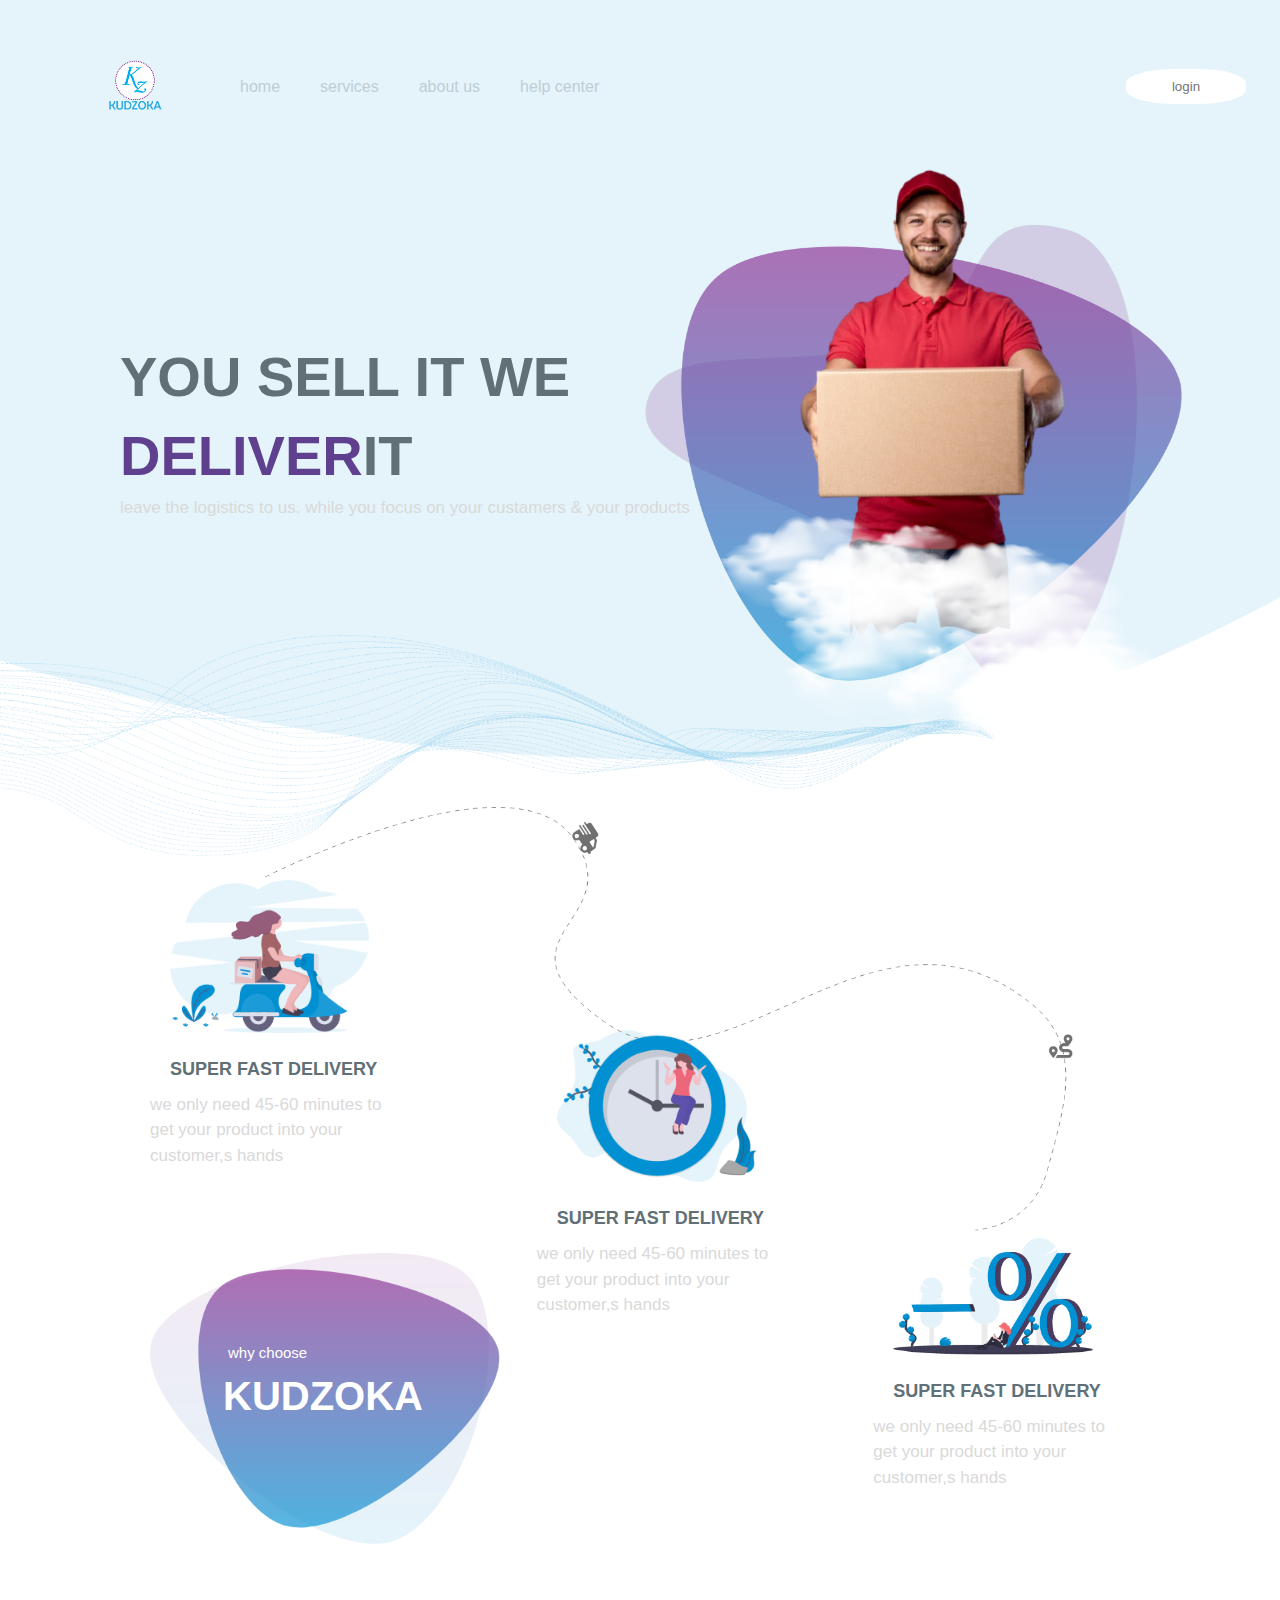
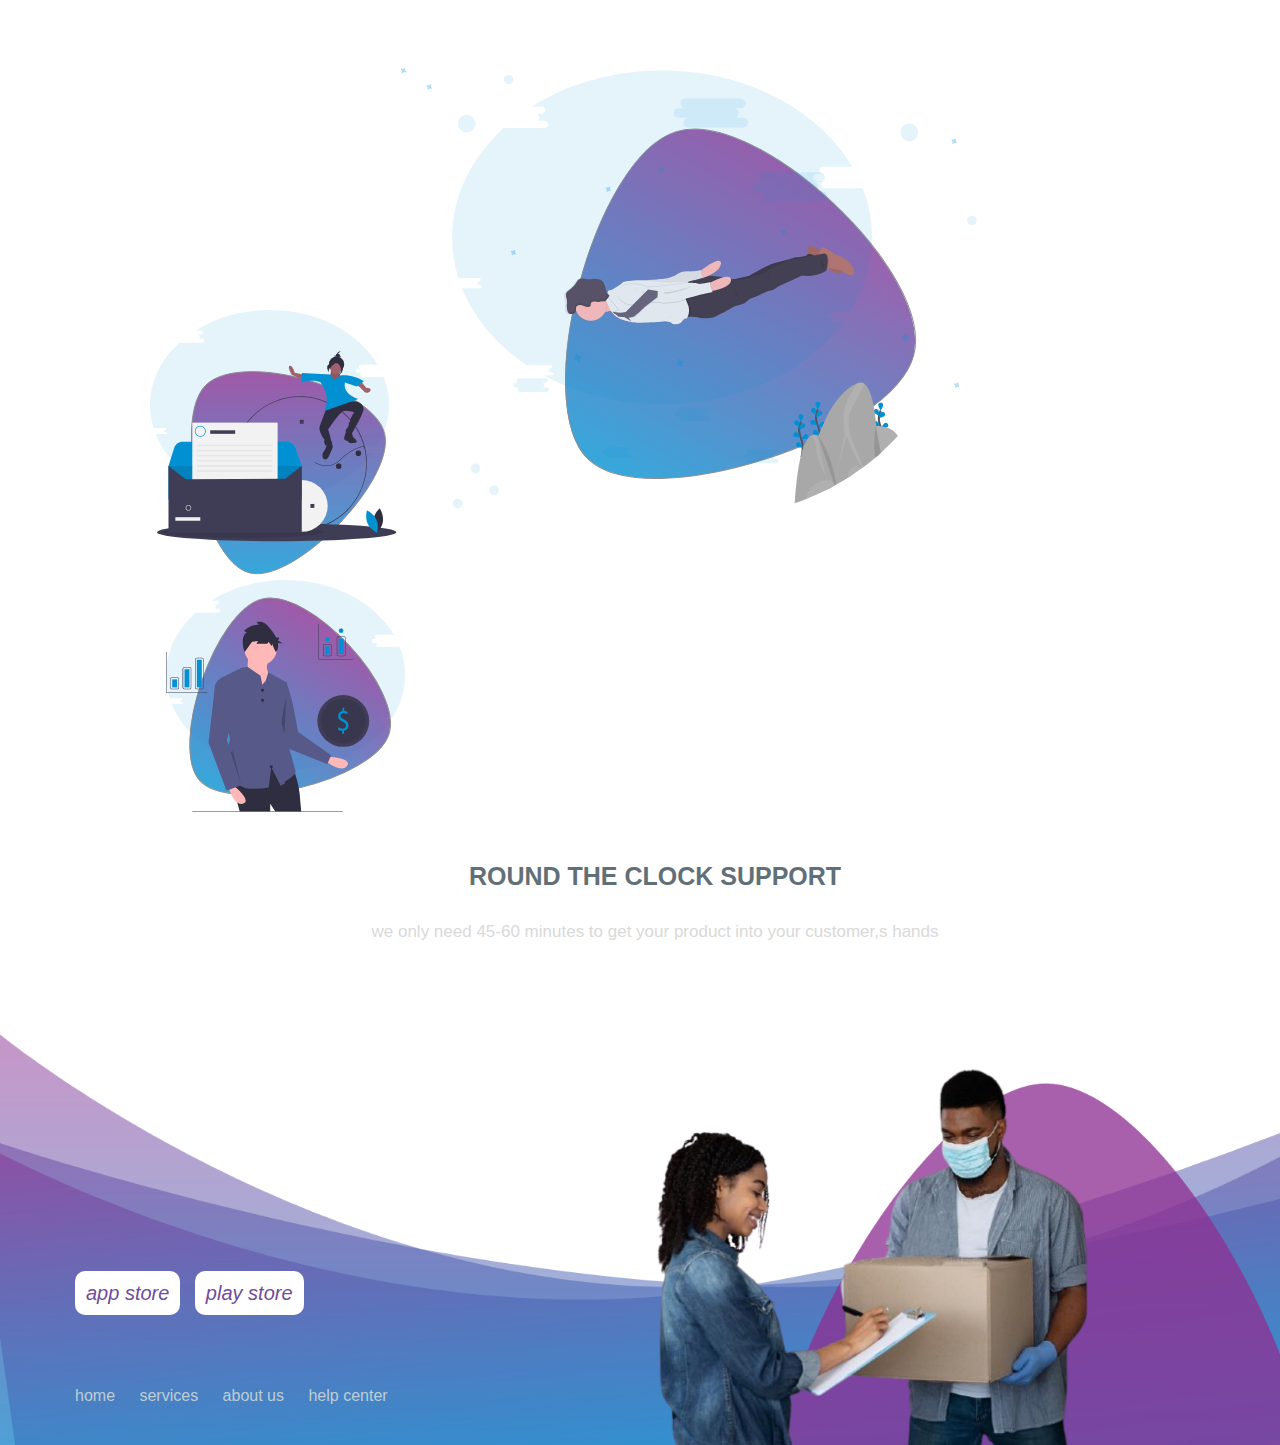
<file: index.html>
<!DOCTYPE html>
<html lang="en">
<head>
    <meta charset="UTF-8">
    <meta name="viewport" content="width=device-width, initial-scale=1.0">
    <link rel="stylesheet" href="two.css">
    <link rel="stylesheet" href="https://cdnjs.cloudflare.com/ajax/libs/font-awesome/6.0.0-beta2/css/all.min.css"
    integrity="sha512-YWzhKL2whUzgiheMoBFwW8CKV4qpHQAEuvilg9FAn5VJUDwKZZxkJNuGM4XkWuk94WCrrwslk8yWNGmY1EduTA=="
    crossorigin="anonymous" referrerpolicy="no-referrer" />
    <title>delivery</title>
</head>
<body>
    <div class="nav">
        <div class="contenier">
            <div class="a">
                <img src="img/77c3f8418880a56f5f75687c4d268a20.png" width="20px" alt="">
            <a href=""> home </a>
            <a href="">services</a>
            <a href=""> about us</a>
            <a href=""> help center</a>
            </div>
            <input type="login" placeholder="login">
        </div>
    <div class="w">
        <div class="left">
            <h1> you sell it we <span>deliver</span>it</h1>
            <p>leave the logistics to us. while you focus on your custamers & your products</p>
        </div>
        <div class="right">
            <img src="img/landing_bg.png" class="q1" alt="">
            <img src="img/Mask Group 1.png" class="q2" alt="">
            <img src="img/clouds.png" class="q3" alt="">
        </div>
    </div>
        <div class="down">
            <img src="img/waves.png" alt="">
        </div>
    </div>
    <div class="mid">
        <div class="q"> <img src="img/second_section_.png" alt=""></div>
        <div class="z">
            <div class="q1">
                <img src="img/Group 140.png" alt="">
                <h1>super fast delivery</h1>
                <p>
                    we only need 45-60 minutes to get your product into your customer,s hands
                </p>
            </div>
            <div class="q2">
                <img src="img/Group 152.png" alt="">
                <h1>super fast delivery</h1>
                <p>
                    we only need 45-60 minutes to get your product into your customer,s hands
                </p>
            </div>
            <div class="q3">
                <img src="img/Group 1020.png" alt="">
                <h1>super fast delivery</h1>
                <p>
                    we only need 45-60 minutes to get your product into your customer,s hands
                </p>
            </div>
        </div>
        <div class="x">
            <img src="img/why_kudzoka_bg.png" alt="">
           <div class="text">
               <p>why choose</p>
             <h1>kudzoka</h1>
            </div> 
        </div>
    </div>
    <div class="midel">
        <div class="t">
            <div class="t1">
            <img src="img/Group 1006.png" alt="">
            <img src="img/Group 1007.png" alt="">
            <img src="img/Group 1008.png" alt="">
            </div>
        </div>
        <div class="text">
            <h1>round the clock support </h1>

           <div class="p"> <p>we only need 45-60 minutes to get your product into your customer,s hands</p></div>
        </div>
    </div>
    <div class="last">
        <img src="img/Group 1131.png" class="img" alt="">
        <div class="left">
            <div class="i">
              <i class="fa-brands fa-apple" ><i> app store</i></i>
              <i class="fa-brands fa-google-play"> <i> play store </i></i>
            </div>
            <div class="i1">
                <i class="fa-brands fa-instagram"></i>
                <i class="fa-brands fa-whatsapp"></i>
                <i class="fa-brands fa-facebook"></i>
            </div>
            <div class="a">
            <a href=""> home </a>
            <a href="">services</a>
            <a href=""> about us</a>
            <a href=""> help center</a>
            </div>
        </div>
        <div class="right">
            <img src="img/120570240_1438492939673479_1452111268841416043_n-removebg-preview.png" alt="">
        </div>
    </div>
</body>
</html>
</file>
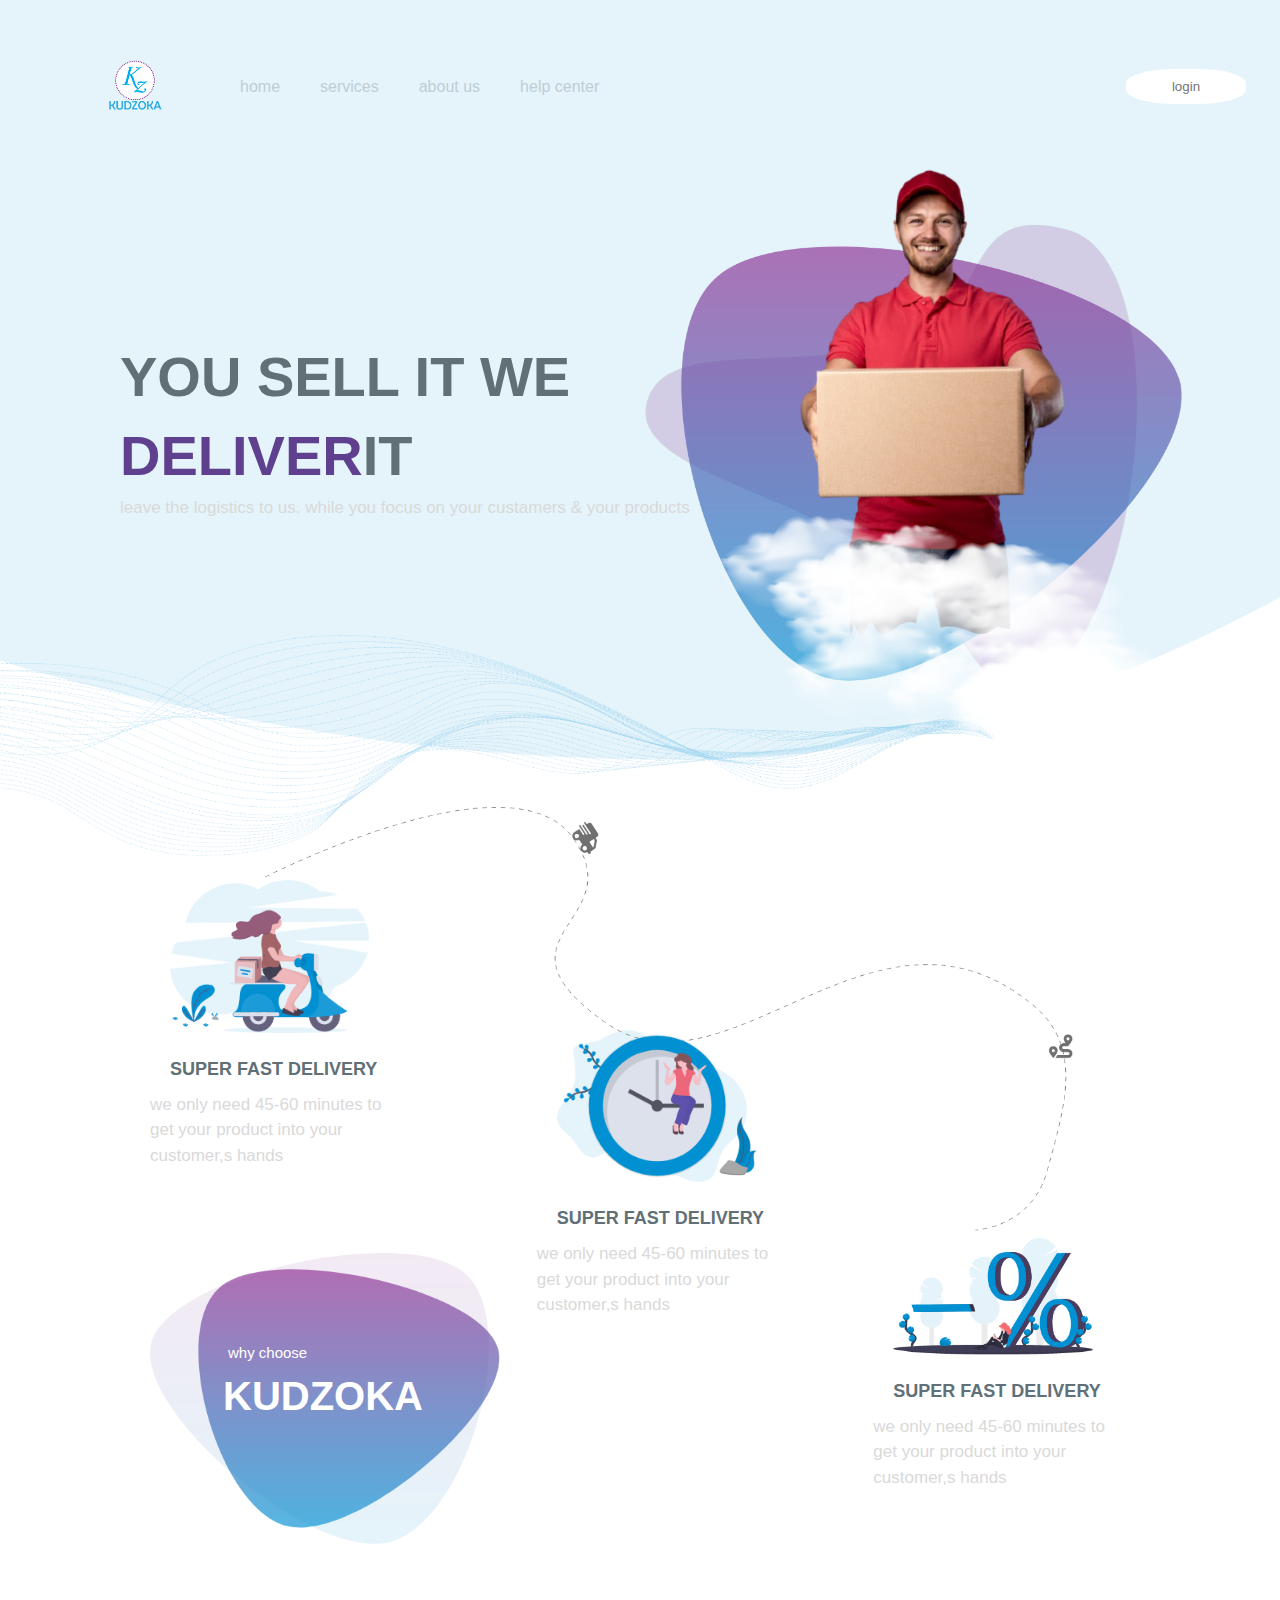
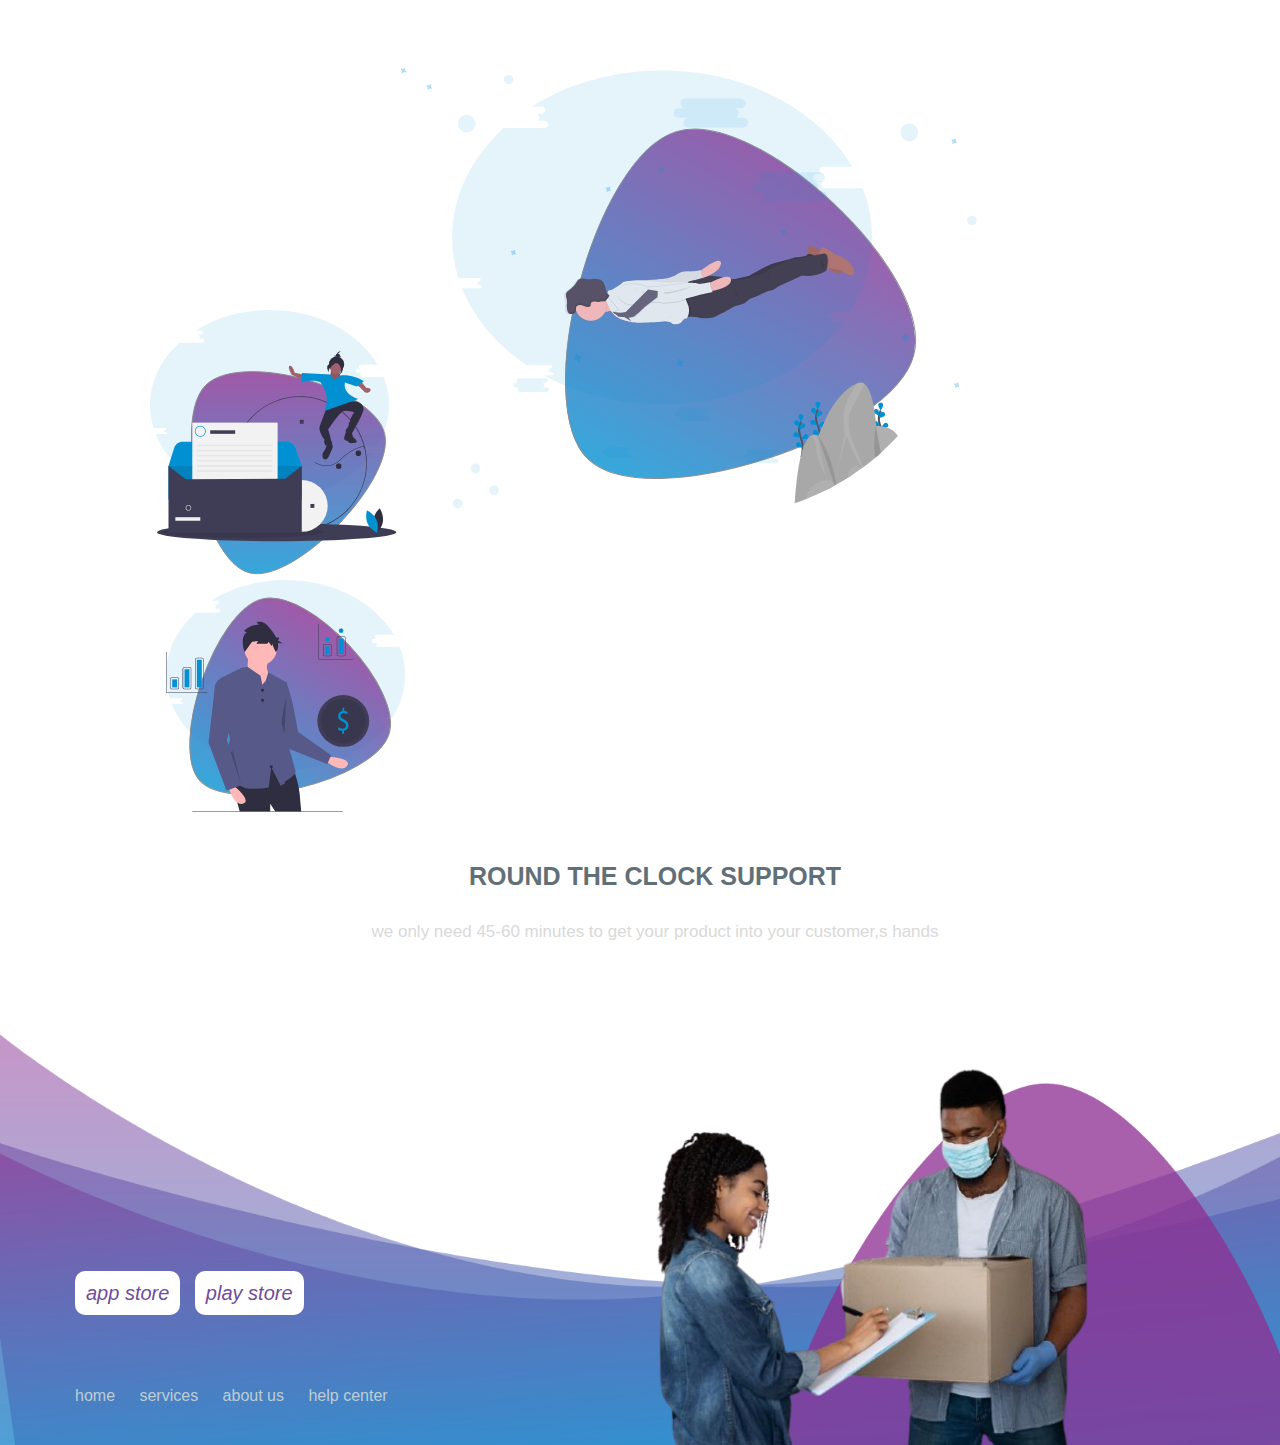
<file: two.html>
<!DOCTYPE html>
<html lang="en">
<head>
    <meta charset="UTF-8">
    <meta name="viewport" content="width=device-width, initial-scale=1.0">
    <link rel="stylesheet" href="two.css">
    <link rel="stylesheet" href="https://cdnjs.cloudflare.com/ajax/libs/font-awesome/6.0.0-beta2/css/all.min.css"
    integrity="sha512-YWzhKL2whUzgiheMoBFwW8CKV4qpHQAEuvilg9FAn5VJUDwKZZxkJNuGM4XkWuk94WCrrwslk8yWNGmY1EduTA=="
    crossorigin="anonymous" referrerpolicy="no-referrer" />
    <title>two</title>
</head>
<body>
    <div class="nav">
        <div class="contenier">
            <div class="a">
                <img src="img/77c3f8418880a56f5f75687c4d268a20.png" width="20px" alt="">
            <a href=""> home </a>
            <a href="">services</a>
            <a href=""> about us</a>
            <a href=""> help center</a>
            </div>
            <input type="login" placeholder="login">
        </div>
    <div class="w">
        <div class="left">
            <h1> you sell it we <span>deliver</span>it</h1>
            <p>leave the logistics to us. while you focus on your custamers & your products</p>
        </div>
        <div class="right">
            <img src="img/landing_bg.png" class="q1" alt="">
            <img src="img/Mask Group 1.png" class="q2" alt="">
            <img src="img/clouds.png" class="q3" alt="">
        </div>
    </div>
        <div class="down">
            <img src="img/waves.png" alt="">
        </div>
    </div>
    <div class="mid">
        <div class="q"> <img src="img/second_section_.png" alt=""></div>
        <div class="z">
            <div class="q1">
                <img src="img/Group 140.png" alt="">
                <h1>super fast delivery</h1>
                <p>
                    we only need 45-60 minutes to get your product into your customer,s hands
                </p>
            </div>
            <div class="q2">
                <img src="img/Group 152.png" alt="">
                <h1>super fast delivery</h1>
                <p>
                    we only need 45-60 minutes to get your product into your customer,s hands
                </p>
            </div>
            <div class="q3">
                <img src="img/Group 1020.png" alt="">
                <h1>super fast delivery</h1>
                <p>
                    we only need 45-60 minutes to get your product into your customer,s hands
                </p>
            </div>
        </div>
        <div class="x">
            <img src="img/why_kudzoka_bg.png" alt="">
           <div class="text">
               <p>why choose</p>
             <h1>kudzoka</h1>
            </div> 
        </div>
    </div>
    <div class="midel">
        <div class="t">
            <div class="t1">
            <img src="img/Group 1006.png" alt="">
            <img src="img/Group 1007.png" alt="">
            <img src="img/Group 1008.png" alt="">
            </div>
        </div>
        <div class="text">
            <h1>round the clock support </h1>

           <div class="p"> <p>we only need 45-60 minutes to get your product into your customer,s hands</p></div>
        </div>
    </div>
    <div class="last">
        <img src="img/Group 1131.png" class="img" alt="">
        <div class="left">
            <div class="i">
              <i class="fa-brands fa-apple" ><i> app store</i></i>
              <i class="fa-brands fa-google-play"> <i> play store </i></i>
            </div>
            <div class="i1">
                <i class="fa-brands fa-instagram"></i>
                <i class="fa-brands fa-whatsapp"></i>
                <i class="fa-brands fa-facebook"></i>
            </div>
            <div class="a">
            <a href=""> home </a>
            <a href="">services</a>
            <a href=""> about us</a>
            <a href=""> help center</a>
            </div>
        </div>
        <div class="right">
            <img src="img/120570240_1438492939673479_1452111268841416043_n-removebg-preview.png" alt="">
        </div>
    </div>
</body>
</html>
</file>
<file: two.css>
*{
    padding: 0;
    margin: 0;
    font-family: sans-serif;
    
}
.nav{
    background-image: url(img/blue_bg.png);
    background-size: cover;
    background-repeat: no-repeat;
    height: 760px;
    position: relative;
}
.nav .contenier{
    padding-top: 50px;
    display: flex;
    justify-content: space-between;
    align-items: center;

}
.nav .contenier .a{
    display: flex;
    align-content: center;
    justify-content: center;
    align-items: center;
}
.nav .contenier a:hover{
    border-bottom:#5e408f 2px solid;
    padding-bottom: 7px;
}
.nav .contenier a{
    padding-left: 20px;
    padding-right: 20px;
    text-decoration: none;
    color: #becdd4;
}
.nav .contenier img{
    padding-left: 70px;
    padding-right: 20px;
    width: 130px;
}
.nav .contenier input{
    border-radius:41%;
    border: none;
    width: 120px;
    height: 35px;
    margin-right: 34px;
    text-align: center;
    color:#becdd4;
}

.nav .left{
    width: 50%;
    padding: 120px;
    padding-top: 215px;
    color: #617077;
    
}
.nav .left h1{
    font-size: 56px;
    line-height: 1.4;
    text-transform: uppercase;
}
 .nav .left span{
 color:   #5e408f;
}
.nav .left p{
    line-height: 1.5;
    color: #d9d9d9;
    font-size: 17px;
}
.nav .right img{
    position: absolute;
    width: 650px;
    right: 0;
    top: 140px;
}
.nav .right .q1{
    z-index: 1;
}
.nav .right .q2{
    top: 153px;
    z-index: 2;
    width: 310px;
    right: 196px;
}
.nav .right .q3{
    z-index: 3;
    width: 450px;
    top: 515px;
    right: 113px;
}
.nav .down  {
    position: absolute;
    bottom: -100px;
    left: -285px;
    right: 285px;
}
.nav .down img{
    width: 100%;
}
.w{
    display: flex;
}
@media (max-width: 768px){
    .right{
        display: none;
    }
    .left{
        text-align: center;
        flex: 1px;
    }
    .down{
        display: none;
    }
}
@media (max-width: 992px){
    .right{
        display: none;
    }
    
  
    .left{
        text-align: center;
        flex: 1px;
    }
   
    .down{
        display: none;
    }
}
/* start mid*/
.mid {
    padding-left: 150px;
   padding-right: 120px;
    
}
.mid .z{
    display: flex;
    align-items: center;
    justify-content: center;
    padding-top: 120px;
}
.mid .q1{
    padding-right: 50px;
}
.mid .q2{
    top: 150px;
    position: relative;
    padding-left: 50px;
}
.mid .q3{
    top: 340px;
    position: relative;
    padding-left: 50px;
}
.mid .z img{
    width: 200px;
    padding-left: 20px;
}
.mid .z h1{
    font-size: 18px;
    line-height: 1.4;
    text-transform: uppercase;
    color: #617077;
    padding-left: 20px;
    padding-top: 20px;
    padding-bottom: 10px;
}
.mid .z p{
    line-height: 1.5;
    color: #d9d9d9;
    font-size: 17px;
    text-align: start;
    padding-right: 45px;
}
.mid .q{
    position: relative;
}
.mid .q img{
    position: absolute;
    width: 80%;
    top: 47px;
    left: 115px;
}
.mid .x{
    position: relative;
}
.mid .x img{
    position: absolute;
    width: 350px;
    z-index: 0;
    top: 85px;
}
.mid .x .text{
    position:absolute;
    text-align: center;
    top: 185px;
    left: 105px;
    color: white;
}
.mid .x p{
    text-align: start;
    font-size: 15px;
    position: absolute;
    padding-bottom: 10px;
    bottom: -18px;
    left: -27px;
    width: 80px;
}
.mid .x h1{
    text-align: start;
    font-size: 40px;
    line-height: 1.4;
    text-transform: uppercase;
    padding-top: 15px;
    position: absolute;
    left: -32px;

}
/* end mid*/
@media (max-width: 768px){
    .mid .q{
        display: none;
    }
    .mid .x {
        display: none;
    }
    .mid .z img{
        display: none;
       
    }
    .mid{
        display: flex;
        justify-content: center;
    }
    .mid .z {
        text-align: center;
        
    }
    .mid .z p{
        text-align: center;
    }
    .mid .z .q1 {
        padding: 0;
    }
    .mid .z .q1 p {
     padding: 0;
    }
    .mid .z .q2 {
        padding: 0;
    }
    .mid .z .q2 p {
     padding: 0;
    }
    .mid .z .q3 {
        padding: 0;
    }
    .mid .z .q3 p {
     padding: 0;
    }
}
@media (max-width: 992px){
    .mid .q{
        display: none;
    }
    .mid .x {
        display: none;
    }
}
/* star midle*/
.midel{
    padding-left: 150px;
    padding-right: 120px;
    
}
.midel .t{
    margin-top: 500px;
    display: flex;
    justify-content: center;
    align-items: center;
}
.midel .text {
    text-align: center;
}
.midel .text h1{
    font-size: 25px;
    line-height: 1.4;
    text-transform: uppercase;
    color: #617077;
}
.midel .text p{
    line-height: 1.5;
    color: #d9d9d9;
    font-size: 17px;
    padding-top: 25px;
    text-align: center;
 
}

/* end midle*/
@media (max-width: 768px){
    .midel img{
        display: none;
    }
    .midel p{
        text-align: center;
        padding-left: 0;
    }
 
}
@media (max-width: 992px){
    .midel img{
        display: none;
    }
}
/* start last*/
.last{
    position: relative;
    height: 500px;
    overflow: hidden;
}
.last .img{
    max-width: 1600px;
    left: -28px;
    bottom: -300px;
 position: absolute;
 z-index: 0;
}
.last .right img{
    width: 600px;
    position: absolute;
    right: 109px;
    bottom: 0;
}
.last .left .i{
  
    position: absolute;
    bottom: 140px;
    left: 75px;
}
.last .left .i .fa-apple{
    background-color: white;
    padding: 11px;
    border-radius: 10px;
    color: #6f4c9d ;
    font-size: 20px;
    margin-right: 10px;
}
.last .left .i .fa-google-play{
    background-color: white;
    padding: 11px;
    border-radius: 10px;
    color: #6f4c9d ;
    font-size: 20px;
}
.last .left .i1{
    position: absolute;
    bottom: 80px;
    left: 75px;
    font-size: 25px;
    color: white;
}
.last .left .a a{
    padding-right: 20px;
    text-decoration: none;
    color: #becdd4;
}
.last .left .a{
    position: absolute;
    bottom: 40px;
    left: 75px;
}
.last .left .a a:hover{
  color: aqua;
}
/*end last*/
@media (max-width: 992px){
    .last img{
        display: none;
    }
    .last .left {
        text-align: center;
        display: flex;

    }
   .last .left .i{ 
    color: #5e408f;
    position: absolute;
    text-align: center;
    right: 50px;
   }
   .last .left .i1{
    color: #5e408f;
    position: absolute;
    text-align: center;
    right: 50px;
   }
   .last .left .a{        color: #5e408f;
    position: absolute;
    text-align: center;
    right: 50px;}
}
</file>
